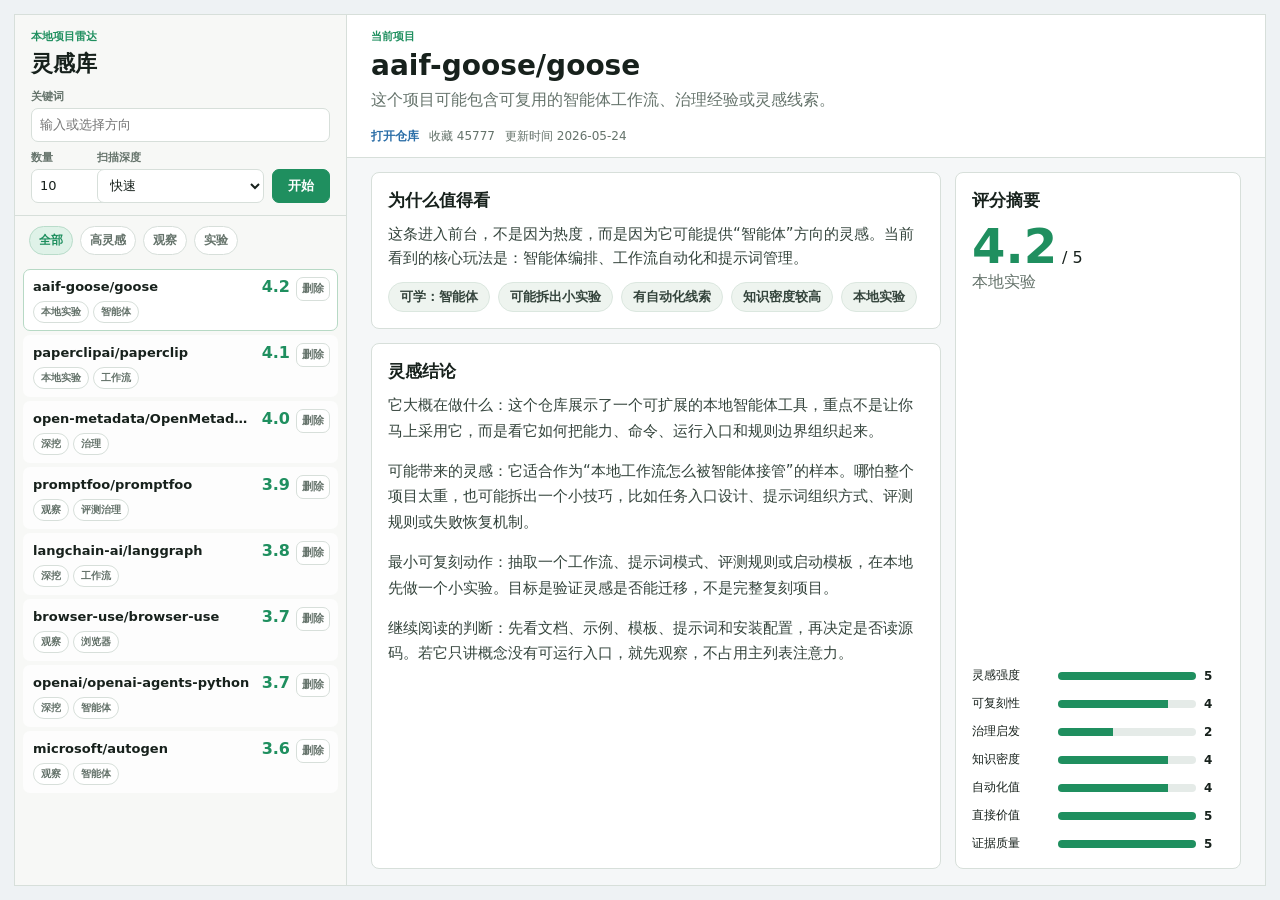
<file: prototypes/prototype-v0.1.html>
<!doctype html>
<html lang="zh-CN">
<head>
  <meta charset="utf-8">
  <meta name="viewport" content="width=device-width, initial-scale=1">
  <title>项目雷达 v0.1 原型</title>
  <style>
    :root {
      --bg: #eef2f4;
      --surface: #ffffff;
      --side: #f7f8f6;
      --line: #d7dfda;
      --soft: #eef4ef;
      --ink: #17211c;
      --muted: #65736b;
      --green: #1f8f5f;
      --blue: #2c6fa8;
    }
    * { box-sizing: border-box; }
    html, body {
      margin: 0;
      width: 100%;
      height: 100%;
      overflow: hidden;
      background: var(--bg);
      color: var(--ink);
      font-family: "Microsoft YaHei", "PingFang SC", system-ui, sans-serif;
    }
    .shell {
      height: 100vh;
      padding: 14px;
      display: grid;
      grid-template-columns: 332px minmax(0, 1fr);
    }
    aside, main {
      min-height: 0;
      border: 1px solid var(--line);
      background: var(--surface);
    }
    aside {
      border-right: 0;
      background: var(--side);
      display: grid;
      grid-template-rows: auto auto minmax(0, 1fr);
    }
    .scan {
      padding: 14px 16px 12px;
      border-bottom: 1px solid var(--line);
    }
    h1, h2, h3, p { margin-top: 0; }
    h1 { margin: 0 0 10px; font-size: 22px; }
    h2 { margin-bottom: 6px; font-size: 28px; }
    h3 { margin-bottom: 10px; font-size: 17px; }
    p { color: var(--muted); line-height: 1.5; }
    .eyebrow {
      margin: 0 0 3px;
      color: var(--green);
      font-size: 11px;
      font-weight: 800;
    }
    label { display: grid; gap: 4px; }
    label span {
      color: var(--muted);
      font-size: 11px;
      font-weight: 800;
    }
    input, select, button {
      height: 34px;
      border: 1px solid var(--line);
      border-radius: 7px;
      background: #fff;
      color: var(--ink);
      padding: 6px 8px;
      font: inherit;
      font-size: 13px;
    }
    button {
      background: var(--green);
      border-color: var(--green);
      color: #fff;
      font-weight: 900;
    }
    .inline {
      display: grid;
      grid-template-columns: 58px 1fr 58px;
      gap: 8px;
      align-items: end;
      margin-top: 8px;
    }
    .filters {
      padding: 10px 14px 6px;
      display: flex;
      gap: 7px;
      flex-wrap: wrap;
    }
    .chip, .tag {
      border: 1px solid var(--line);
      border-radius: 999px;
      background: #fff;
      color: var(--muted);
      padding: 5px 9px;
      font-size: 12px;
      font-weight: 800;
      white-space: nowrap;
    }
    .chip.active {
      color: var(--green);
      background: #dff2e8;
      border-color: #b9dcca;
    }
    .list {
      min-height: 0;
      overflow: auto;
      padding: 4px 8px 10px;
    }
    .item {
      position: relative;
      display: grid;
      grid-template-columns: minmax(0, 1fr) auto;
      gap: 6px;
      align-items: start;
      margin: 4px 0;
      padding: 7px 7px 7px 9px;
      border: 1px solid transparent;
      border-radius: 7px;
      background: rgba(255,255,255,0.76);
    }
    .item.active {
      border-color: #b7d9c5;
      background: #fff;
    }
    .item-link {
      min-width: 0;
    }
    .item-head {
      display: grid;
      grid-template-columns: minmax(0, 1fr) auto;
      gap: 10px;
      align-items: center;
    }
    .item-head strong {
      overflow: hidden;
      text-overflow: ellipsis;
      white-space: nowrap;
      font-size: 13px;
    }
    .score {
      color: var(--green);
      font-size: 16px;
      font-weight: 900;
    }
    .tags {
      display: flex;
      flex-wrap: wrap;
      gap: 4px;
      margin-top: 5px;
    }
    .tags .tag {
      padding: 3px 7px;
      font-size: 10px;
    }
    .delete {
      width: 34px;
      height: 24px;
      padding: 0;
      border-color: var(--line);
      background: #fff;
      color: var(--muted);
      font-size: 11px;
      font-weight: 800;
    }
    main {
      overflow: hidden;
      display: grid;
      grid-template-rows: auto minmax(0, 1fr);
    }
    .head {
      padding: 14px 24px 12px;
      border-bottom: 1px solid var(--line);
      display: grid;
      grid-template-columns: minmax(0, 1fr);
      gap: 18px;
    }
    .meta {
      display: flex;
      gap: 10px;
      color: var(--muted);
      font-size: 12px;
    }
    .meta a {
      color: var(--blue);
      font-weight: 900;
    }
    .body {
      min-height: 0;
      overflow: hidden;
      display: grid;
      grid-template-columns: minmax(0, 1fr) 286px;
      gap: 14px;
      padding: 14px 24px 16px;
      background: #f5f7f8;
    }
    .main-detail {
      display: grid;
      grid-template-rows: auto minmax(0, 1fr);
      gap: 14px;
    }
    .panel {
      padding: 16px;
      border: 1px solid var(--line);
      border-radius: 8px;
      background: #fff;
    }
    .worth-intro {
      max-width: 1050px;
      margin-bottom: 12px;
      color: #34443c;
      font-size: 15px;
      line-height: 1.62;
    }
    .worth-tags {
      display: flex;
      flex-wrap: wrap;
      gap: 8px;
    }
    .worth-tags span {
      display: inline-flex;
      align-items: center;
      min-height: 30px;
      border: 1px solid #dbe7df;
      border-radius: 999px;
      background: var(--soft);
      color: #34443c;
      padding: 5px 11px;
      font-size: 13px;
      font-weight: 800;
    }
    .narrative {
      display: grid;
      gap: 14px;
      max-width: 1080px;
    }
    .narrative p {
      margin: 0;
      color: #34443c;
      font-size: 15px;
      line-height: 1.72;
    }
    .total strong {
      color: var(--green);
      font-size: 48px;
      line-height: 1;
    }
    .metric {
      display: grid;
      grid-template-columns: 78px 1fr 20px;
      gap: 8px;
      margin-top: 11px;
      align-items: center;
      font-size: 12px;
    }
    .bar {
      height: 8px;
      border-radius: 999px;
      background: #e5ebe8;
      overflow: hidden;
    }
    .bar i {
      display: block;
      height: 100%;
      background: var(--green);
    }
  </style>
</head>
<body>
  <div class="shell">
    <aside>
      <section class="scan">
        <p class="eyebrow">本地项目雷达</p>
        <h1>灵感库</h1>
        <label><span>关键词</span><input placeholder="输入或选择方向"></label>
        <div class="inline">
          <label><span>数量</span><input value="10"></label>
          <label><span>扫描深度</span><select><option>快速</option><option>标准</option><option>深入</option></select></label>
          <button>开始</button>
        </div>
      </section>
      <nav class="filters">
        <span class="chip active">全部</span>
        <span class="chip">高灵感</span>
        <span class="chip">观察</span>
        <span class="chip">实验</span>
      </nav>
      <section class="list">
        <article class="item active"><div class="item-link"><div class="item-head"><strong>aaif-goose/goose</strong><span class="score">4.2</span></div><div class="tags"><span class="tag">本地实验</span><span class="tag">智能体</span></div></div><button class="delete">删除</button></article>
        <article class="item"><div class="item-link"><div class="item-head"><strong>paperclipai/paperclip</strong><span class="score">4.1</span></div><div class="tags"><span class="tag">本地实验</span><span class="tag">工作流</span></div></div><button class="delete">删除</button></article>
        <article class="item"><div class="item-link"><div class="item-head"><strong>open-metadata/OpenMetadata</strong><span class="score">4.0</span></div><div class="tags"><span class="tag">深挖</span><span class="tag">治理</span></div></div><button class="delete">删除</button></article>
        <article class="item"><div class="item-link"><div class="item-head"><strong>promptfoo/promptfoo</strong><span class="score">3.9</span></div><div class="tags"><span class="tag">观察</span><span class="tag">评测治理</span></div></div><button class="delete">删除</button></article>
        <article class="item"><div class="item-link"><div class="item-head"><strong>langchain-ai/langgraph</strong><span class="score">3.8</span></div><div class="tags"><span class="tag">深挖</span><span class="tag">工作流</span></div></div><button class="delete">删除</button></article>
        <article class="item"><div class="item-link"><div class="item-head"><strong>browser-use/browser-use</strong><span class="score">3.7</span></div><div class="tags"><span class="tag">观察</span><span class="tag">浏览器</span></div></div><button class="delete">删除</button></article>
        <article class="item"><div class="item-link"><div class="item-head"><strong>openai/openai-agents-python</strong><span class="score">3.7</span></div><div class="tags"><span class="tag">深挖</span><span class="tag">智能体</span></div></div><button class="delete">删除</button></article>
        <article class="item"><div class="item-link"><div class="item-head"><strong>microsoft/autogen</strong><span class="score">3.6</span></div><div class="tags"><span class="tag">观察</span><span class="tag">智能体</span></div></div><button class="delete">删除</button></article>
      </section>
    </aside>
    <main>
      <header class="head">
        <div>
          <p class="eyebrow">当前项目</p>
          <h2>aaif-goose/goose</h2>
          <p>这个项目可能包含可复用的智能体工作流、治理经验或灵感线索。</p>
          <div class="meta"><a>打开仓库</a><span>收藏 45777</span><span>更新时间 2026-05-24</span></div>
        </div>
      </header>
      <section class="body">
        <div class="main-detail">
          <article class="panel">
            <h3>为什么值得看</h3>
            <p class="worth-intro">这条进入前台，不是因为热度，而是因为它可能提供“智能体”方向的灵感。当前看到的核心玩法是：智能体编排、工作流自动化和提示词管理。</p>
            <div class="worth-tags">
              <span>可学：智能体</span>
              <span>可能拆出小实验</span>
              <span>有自动化线索</span>
              <span>知识密度较高</span>
              <span>本地实验</span>
            </div>
          </article>
          <article class="panel">
            <h3>灵感结论</h3>
            <div class="narrative">
              <p>它大概在做什么：这个仓库展示了一个可扩展的本地智能体工具，重点不是让你马上采用它，而是看它如何把能力、命令、运行入口和规则边界组织起来。</p>
              <p>可能带来的灵感：它适合作为“本地工作流怎么被智能体接管”的样本。哪怕整个项目太重，也可能拆出一个小技巧，比如任务入口设计、提示词组织方式、评测规则或失败恢复机制。</p>
              <p>最小可复刻动作：抽取一个工作流、提示词模式、评测规则或启动模板，在本地先做一个小实验。目标是验证灵感是否能迁移，不是完整复刻项目。</p>
              <p>继续阅读的判断：先看文档、示例、模板、提示词和安装配置，再决定是否读源码。若它只讲概念没有可运行入口，就先观察，不占用主列表注意力。</p>
            </div>
          </article>
        </div>
        <aside class="panel">
          <h3>评分摘要</h3>
          <div class="total"><strong>4.2</strong><span> / 5</span></div>
          <p>本地实验</p>
          <div class="metric"><span>灵感强度</span><div class="bar"><i style="width:100%"></i></div><b>5</b></div>
          <div class="metric"><span>可复刻性</span><div class="bar"><i style="width:80%"></i></div><b>4</b></div>
          <div class="metric"><span>治理启发</span><div class="bar"><i style="width:40%"></i></div><b>2</b></div>
          <div class="metric"><span>知识密度</span><div class="bar"><i style="width:80%"></i></div><b>4</b></div>
          <div class="metric"><span>自动化值</span><div class="bar"><i style="width:80%"></i></div><b>4</b></div>
          <div class="metric"><span>直接价值</span><div class="bar"><i style="width:100%"></i></div><b>5</b></div>
          <div class="metric"><span>证据质量</span><div class="bar"><i style="width:100%"></i></div><b>5</b></div>
        </aside>
      </section>
    </main>
  </div>
</body>
</html>
</file>
